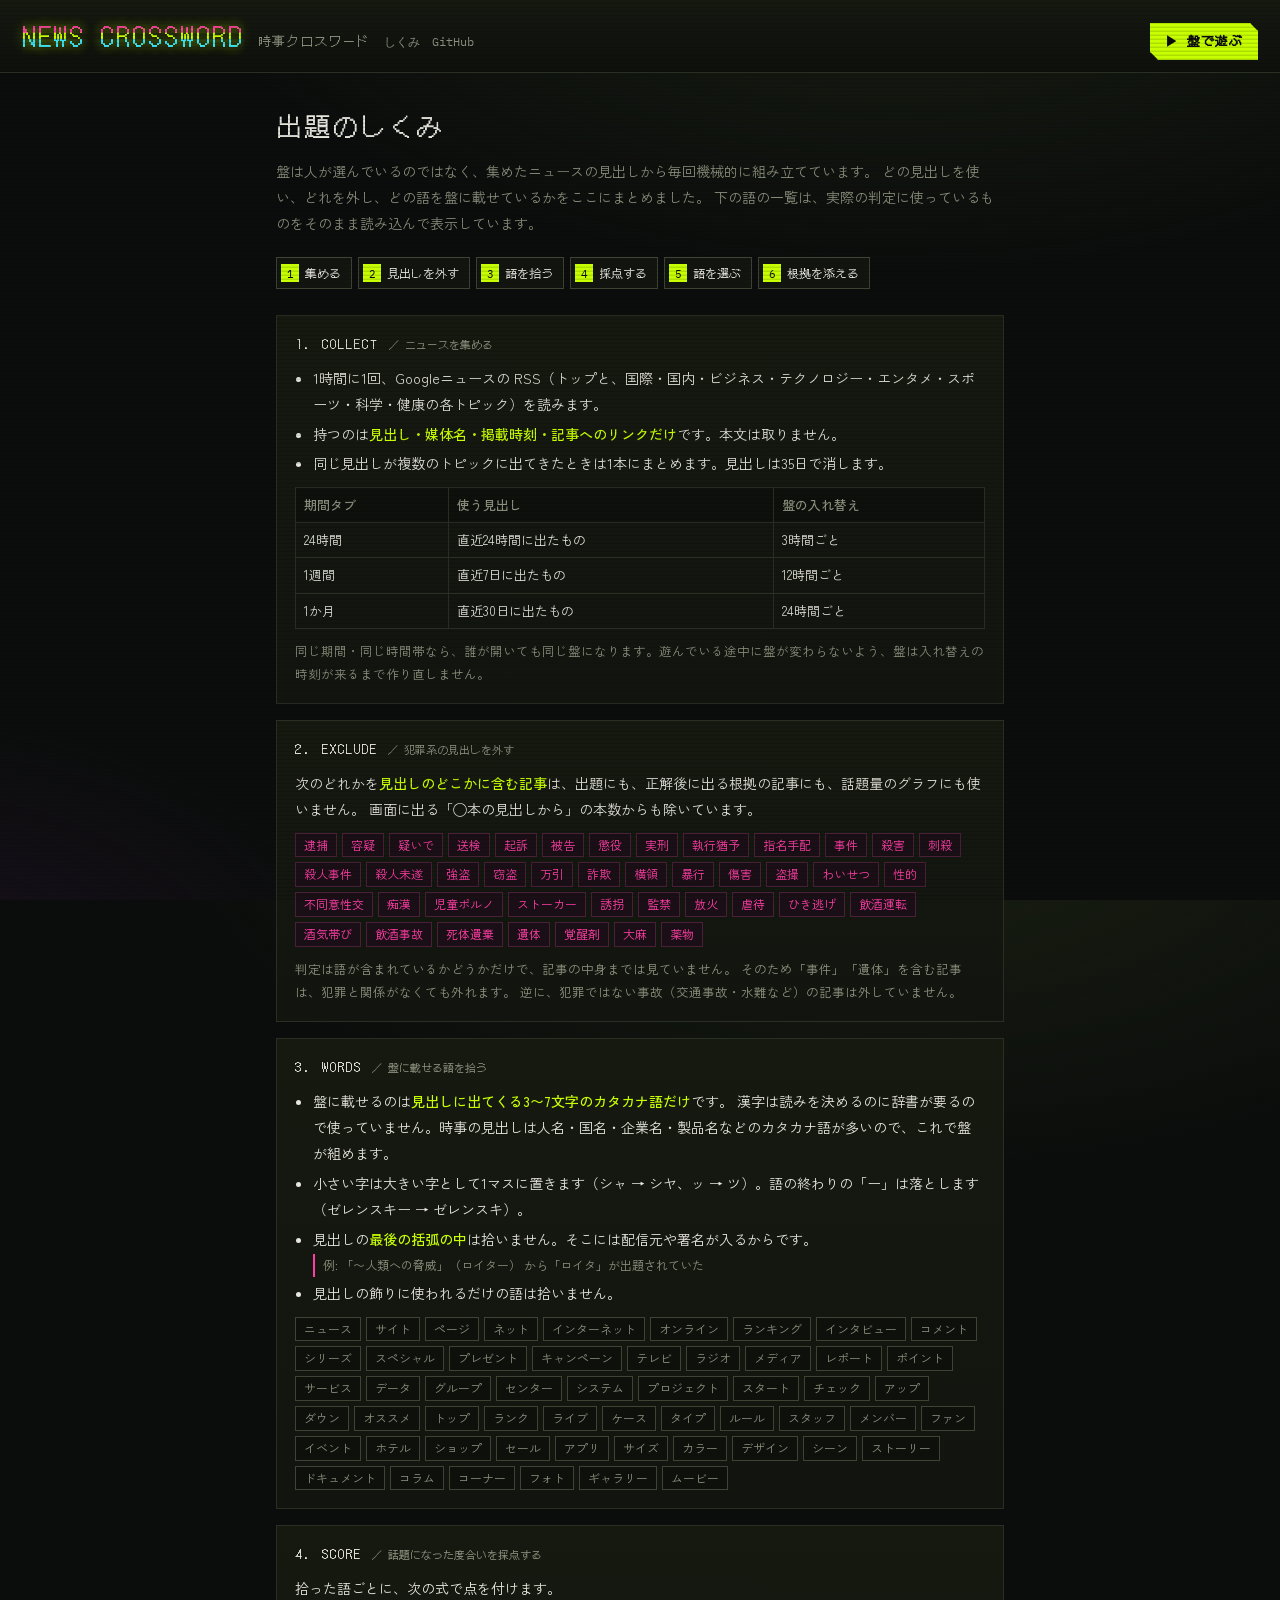
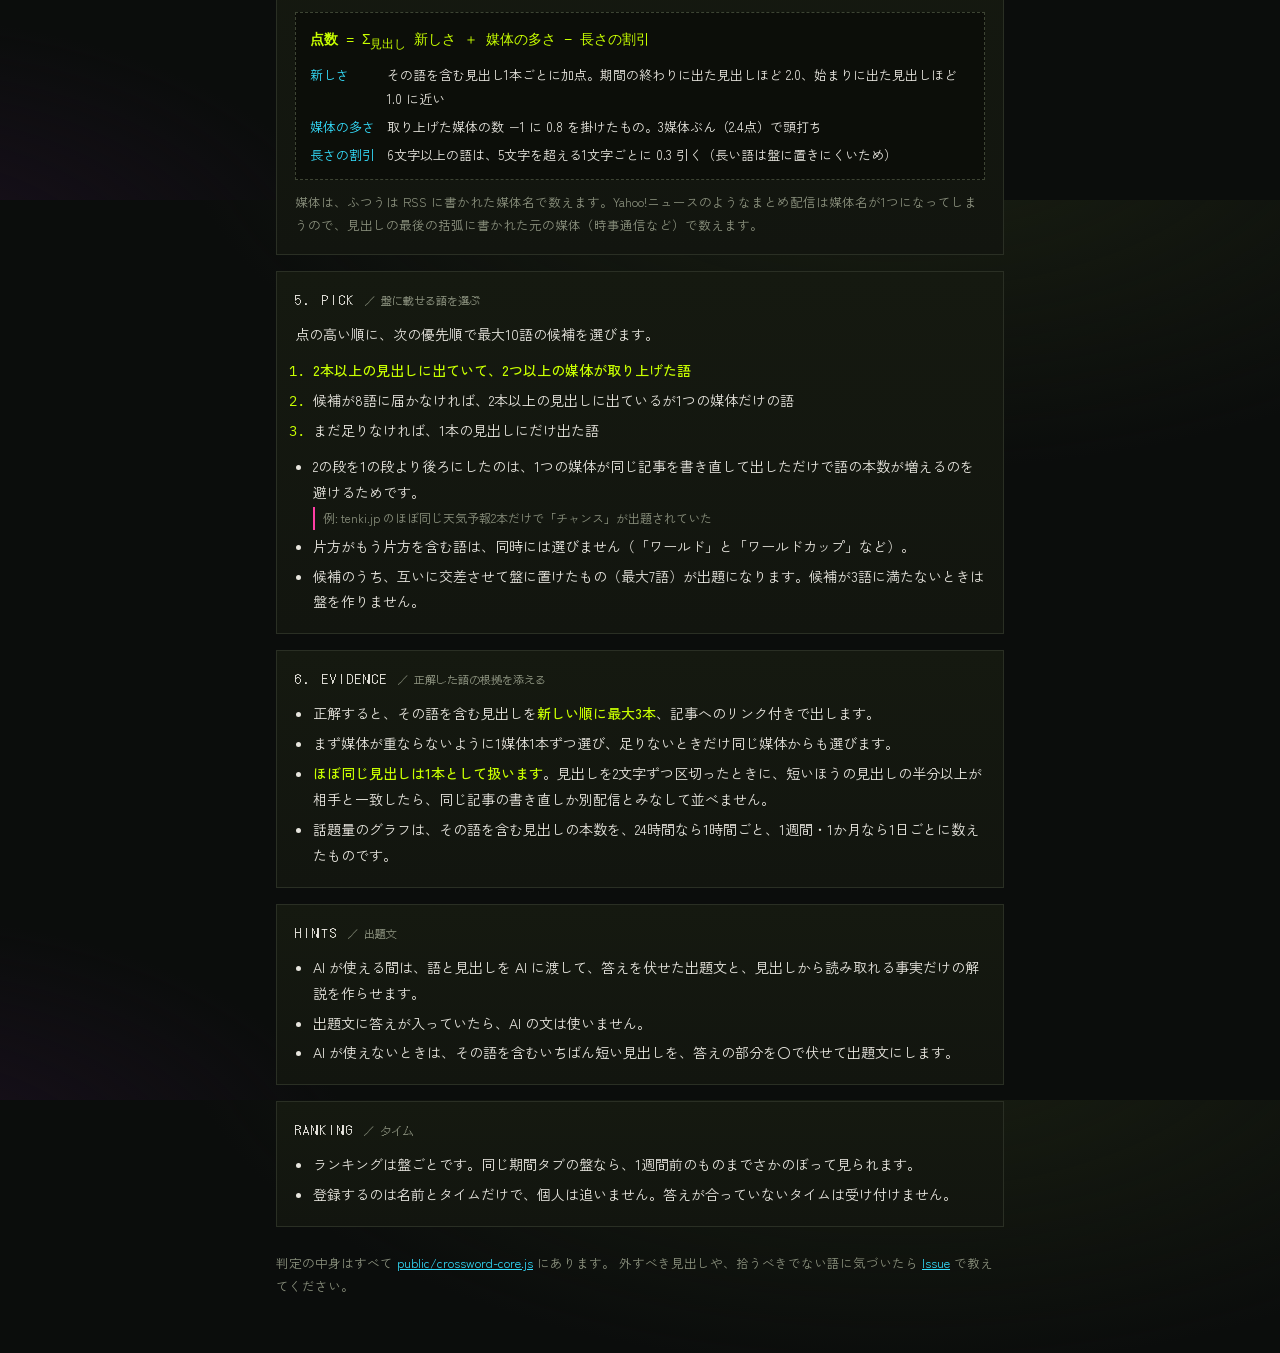
<file: public/about.html>
<!doctype html>
<html lang="ja">
<head>
<meta charset="utf-8" />
<meta name="viewport" content="width=device-width, initial-scale=1" />
<title>出題のしくみ | 時事クロスワード</title>
<meta name="description" content="時事クロスワードが、どのニュースを集め、どの見出しを外し、どの語を盤に載せているか。選び方とフィルタの中身をまとめています。" />
<meta property="og:title" content="出題のしくみ | 時事クロスワード" />
<meta property="og:description" content="どのニュースを集め、どの見出しを外し、どの語を盤に載せているか。" />
<meta property="og:type" content="article" />
<meta property="og:site_name" content="時事クロスワード" />
<meta property="og:url" content="/about.html" />
<meta property="og:image" content="/icon-512.png" />
<meta name="twitter:card" content="summary" />
<meta name="theme-color" content="#0b0d0c" />
<link rel="icon" href="data:image/svg+xml,<svg xmlns='http://www.w3.org/2000/svg' width='32' height='32' viewBox='0 0 32 32'><rect width='32' height='32' fill='%230b0d0c'/><rect x='4' y='4' width='11' height='11' fill='%23c8ff00'/><rect x='17' y='4' width='11' height='11' fill='%2335e0ff'/><rect x='4' y='17' width='11' height='11' fill='%23ff3ea5'/><rect x='17' y='17' width='11' height='11' fill='%23e8e6df'/></svg>" />
<link rel="apple-touch-icon" href="./icon-192.png" />
<link rel="preconnect" href="https://fonts.googleapis.com" />
<link rel="preconnect" href="https://fonts.gstatic.com" crossorigin />
<link href="https://fonts.googleapis.com/css2?family=DotGothic16&family=IBM+Plex+Mono:wght@400;600&family=Zen+Kaku+Gothic+New:wght@400;500;900&family=Zen+Maru+Gothic:wght@700;900&display=swap" rel="stylesheet" />
<link rel="stylesheet" href="./style.css" />
<link rel="stylesheet" href="./about.css" />
</head>
<body class="ab-body">
<div class="crt-overlay" aria-hidden="true"></div>

<header class="topbar">
  <a class="logo" href="./" data-text="NEWS CROSSWORD">NEWS CROSSWORD</a>
  <span class="logo-sub">時事クロスワード</span>
  <nav class="topbar-links">
    <a href="./about.html" aria-current="page">しくみ</a>
    <a href="https://github.com/Pregum/news-crossword" target="_blank" rel="noopener">GitHub</a>
  </nav>
  <div class="topbar-actions">
    <a class="btn btn-primary" href="./">▶ 盤で遊ぶ</a>
  </div>
</header>

<main class="ab-main">
  <h1 class="ab-title">出題のしくみ</h1>
  <p class="ab-lead">
    盤は人が選んでいるのではなく、集めたニュースの見出しから毎回機械的に組み立てています。
    どの見出しを使い、どれを外し、どの語を盤に載せているかをここにまとめました。
    下の語の一覧は、実際の判定に使っているものをそのまま読み込んで表示しています。
  </p>

  <ol class="ab-flow" aria-label="出題までの流れ">
    <li><span>1</span>集める</li>
    <li><span>2</span>見出しを外す</li>
    <li><span>3</span>語を拾う</li>
    <li><span>4</span>採点する</li>
    <li><span>5</span>語を選ぶ</li>
    <li><span>6</span>根拠を添える</li>
  </ol>

  <section class="ab-sec" id="collect">
    <h2 class="section-title">1. COLLECT <span class="jp">／ ニュースを集める</span></h2>
    <ul>
      <li>1時間に1回、Googleニュースの RSS（トップと、国際・国内・ビジネス・テクノロジー・エンタメ・スポーツ・科学・健康の各トピック）を読みます。</li>
      <li>持つのは<strong>見出し・媒体名・掲載時刻・記事へのリンクだけ</strong>です。本文は取りません。</li>
      <li>同じ見出しが複数のトピックに出てきたときは1本にまとめます。見出しは35日で消します。</li>
    </ul>
    <table class="ab-table">
      <thead><tr><th>期間タブ</th><th>使う見出し</th><th>盤の入れ替え</th></tr></thead>
      <tbody>
        <tr><td>24時間</td><td>直近24時間に出たもの</td><td>3時間ごと</td></tr>
        <tr><td>1週間</td><td>直近7日に出たもの</td><td>12時間ごと</td></tr>
        <tr><td>1か月</td><td>直近30日に出たもの</td><td>24時間ごと</td></tr>
      </tbody>
    </table>
    <p class="ab-note">同じ期間・同じ時間帯なら、誰が開いても同じ盤になります。遊んでいる途中に盤が変わらないよう、盤は入れ替えの時刻が来るまで作り直しません。</p>
  </section>

  <section class="ab-sec" id="exclude">
    <h2 class="section-title">2. EXCLUDE <span class="jp">／ 犯罪系の見出しを外す</span></h2>
    <p>
      次のどれかを<strong>見出しのどこかに含む記事</strong>は、出題にも、正解後に出る根拠の記事にも、話題量のグラフにも使いません。
      画面に出る「◯本の見出しから」の本数からも除いています。
    </p>
    <ul class="ab-chips" id="ab-crime" aria-label="外す見出しに含まれる語"></ul>
    <p class="ab-note">
      判定は語が含まれているかどうかだけで、記事の中身までは見ていません。
      そのため「事件」「遺体」を含む記事は、犯罪と関係がなくても外れます。
      逆に、犯罪ではない事故（交通事故・水難など）の記事は外していません。
    </p>
  </section>

  <section class="ab-sec" id="words">
    <h2 class="section-title">3. WORDS <span class="jp">／ 盤に載せる語を拾う</span></h2>
    <ul>
      <li>
        盤に載せるのは<strong>見出しに出てくる3〜7文字のカタカナ語だけ</strong>です。
        漢字は読みを決めるのに辞書が要るので使っていません。時事の見出しは人名・国名・企業名・製品名などのカタカナ語が多いので、これで盤が組めます。
      </li>
      <li>小さい字は大きい字として1マスに置きます（シャ → シヤ、ッ → ツ）。語の終わりの「ー」は落とします（ゼレンスキー → ゼレンスキ）。</li>
      <li>
        見出しの<strong>最後の括弧の中</strong>は拾いません。そこには配信元や署名が入るからです。
        <span class="ab-eg">例: 「〜人類への脅威」（ロイター） から「ロイタ」が出題されていた</span>
      </li>
      <li>見出しの飾りに使われるだけの語は拾いません。</li>
    </ul>
    <ul class="ab-chips ab-chips-dim" id="ab-stop" aria-label="拾わない語"></ul>
  </section>

  <section class="ab-sec" id="score">
    <h2 class="section-title">4. SCORE <span class="jp">／ 話題になった度合いを採点する</span></h2>
    <p>拾った語ごとに、次の式で点を付けます。</p>
    <div class="ab-formula">
      <p><b>点数</b> = Σ<sub>見出し</sub> 新しさ ＋ 媒体の多さ − 長さの割引</p>
      <dl>
        <dt>新しさ</dt><dd>その語を含む見出し1本ごとに加点。期間の終わりに出た見出しほど 2.0、始まりに出た見出しほど 1.0 に近い</dd>
        <dt>媒体の多さ</dt><dd>取り上げた媒体の数 −1 に 0.8 を掛けたもの。3媒体ぶん（2.4点）で頭打ち</dd>
        <dt>長さの割引</dt><dd>6文字以上の語は、5文字を超える1文字ごとに 0.3 引く（長い語は盤に置きにくいため）</dd>
      </dl>
    </div>
    <p class="ab-note">
      媒体は、ふつうは RSS に書かれた媒体名で数えます。Yahoo!ニュースのようなまとめ配信は媒体名が1つになってしまうので、見出しの最後の括弧に書かれた元の媒体（時事通信など）で数えます。
    </p>
  </section>

  <section class="ab-sec" id="pick">
    <h2 class="section-title">5. PICK <span class="jp">／ 盤に載せる語を選ぶ</span></h2>
    <p>点の高い順に、次の優先順で最大10語の候補を選びます。</p>
    <ol class="ab-steps">
      <li><strong>2本以上の見出しに出ていて、2つ以上の媒体が取り上げた語</strong></li>
      <li>候補が8語に届かなければ、2本以上の見出しに出ているが1つの媒体だけの語</li>
      <li>まだ足りなければ、1本の見出しにだけ出た語</li>
    </ol>
    <ul>
      <li>
        2の段を1の段より後ろにしたのは、1つの媒体が同じ記事を書き直して出しただけで語の本数が増えるのを避けるためです。
        <span class="ab-eg">例: tenki.jp のほぼ同じ天気予報2本だけで「チャンス」が出題されていた</span>
      </li>
      <li>片方がもう片方を含む語は、同時には選びません（「ワールド」と「ワールドカップ」など）。</li>
      <li>候補のうち、互いに交差させて盤に置けたもの（最大7語）が出題になります。候補が3語に満たないときは盤を作りません。</li>
    </ul>
  </section>

  <section class="ab-sec" id="evidence">
    <h2 class="section-title">6. EVIDENCE <span class="jp">／ 正解した語の根拠を添える</span></h2>
    <ul>
      <li>正解すると、その語を含む見出しを<strong>新しい順に最大3本</strong>、記事へのリンク付きで出します。</li>
      <li>まず媒体が重ならないように1媒体1本ずつ選び、足りないときだけ同じ媒体からも選びます。</li>
      <li>
        <strong>ほぼ同じ見出しは1本として扱います</strong>。見出しを2文字ずつ区切ったときに、短いほうの見出しの半分以上が相手と一致したら、同じ記事の書き直しか別配信とみなして並べません。
      </li>
      <li>話題量のグラフは、その語を含む見出しの本数を、24時間なら1時間ごと、1週間・1か月なら1日ごとに数えたものです。</li>
    </ul>
  </section>

  <section class="ab-sec" id="hint">
    <h2 class="section-title">HINTS <span class="jp">／ 出題文</span></h2>
    <ul>
      <li>AI が使える間は、語と見出しを AI に渡して、答えを伏せた出題文と、見出しから読み取れる事実だけの解説を作らせます。</li>
      <li>出題文に答えが入っていたら、AI の文は使いません。</li>
      <li>AI が使えないときは、その語を含むいちばん短い見出しを、答えの部分を〇で伏せて出題文にします。</li>
    </ul>
  </section>

  <section class="ab-sec" id="ranking">
    <h2 class="section-title">RANKING <span class="jp">／ タイム</span></h2>
    <ul>
      <li>ランキングは盤ごとです。同じ期間タブの盤なら、1週間前のものまでさかのぼって見られます。</li>
      <li>登録するのは名前とタイムだけで、個人は追いません。答えが合っていないタイムは受け付けません。</li>
    </ul>
  </section>

  <p class="ab-foot">
    判定の中身はすべて <a href="https://github.com/Pregum/news-crossword/blob/main/public/crossword-core.js" target="_blank" rel="noopener">public/crossword-core.js</a> にあります。
    外すべき見出しや、拾うべきでない語に気づいたら <a href="https://github.com/Pregum/news-crossword/issues" target="_blank" rel="noopener">Issue</a> で教えてください。
  </p>
</main>

<script type="module" src="./about.js"></script>
</body>
</html>
</file>
<file: public/style.css>
/* 土台の配色・ヘッダ・ボタン。
 * NOIZ LAB（https://github.com/Pregum/image_effector）のCRT調の見た目を、
 * このページが使う分だけ持ってきている。盤面そのものは crossword.css。 */

:root {
  --bg: #0b0d0c;
  --bg2: #10130f;
  --panel: #12150f;
  --line: #2a2f24;
  --line-hi: #3d4433;
  --ink: #e8e6df;
  --ink-dim: #8b917e;
  --acid: #c8ff00;
  --magenta: #ff3ea5;
  --cyan: #35e0ff;
  --font-dot: "DotGothic16", monospace;
  --font-mono: "IBM Plex Mono", monospace;
  --font-body: "Zen Kaku Gothic New", sans-serif;
}

* { box-sizing: border-box; margin: 0; padding: 0; }

html, body { height: 100%; }

body {
  background:
    radial-gradient(1200px 600px at 70% -10%, #1a2012 0%, transparent 60%),
    radial-gradient(900px 500px at -10% 110%, #1b1020 0%, transparent 55%),
    var(--bg);
  color: var(--ink);
  font-family: var(--font-body);
  font-size: 13px;
  line-height: 1.6;
  overflow-x: hidden;
}

.crt-overlay {
  position: fixed; inset: 0; z-index: 999; pointer-events: none;
  background: repeating-linear-gradient(
    to bottom,
    transparent 0, transparent 2px,
    rgba(0, 0, 0, 0.13) 3px, rgba(0, 0, 0, 0.13) 4px
  );
  mix-blend-mode: multiply;
}

/* ---- header ---- */
.topbar {
  display: flex; align-items: baseline; gap: 14px;
  padding: 14px 22px 12px;
  border-bottom: 1px solid var(--line);
  background: linear-gradient(to bottom, #151910, #0e100c);
  position: sticky; top: 0; z-index: 20;
}

.logo {
  font-family: var(--font-dot);
  font-size: 26px;
  font-weight: 400;
  letter-spacing: 2px;
  color: var(--acid);
  white-space: nowrap;
  position: relative;
  text-shadow: 0 0 12px rgba(200, 255, 0, 0.45);
  text-decoration: none;
  user-select: none;
}

.logo::before, .logo::after {
  content: attr(data-text);
  position: absolute; inset: 0;
  overflow: hidden;
}

.logo::before {
  color: var(--magenta);
  animation: glitch-a 3.1s infinite steps(1);
  clip-path: inset(0 0 55% 0);
}

.logo::after {
  color: var(--cyan);
  animation: glitch-b 2.7s infinite steps(1);
  clip-path: inset(60% 0 0 0);
}

@keyframes glitch-a {
  0%, 91%, 100% { transform: none; opacity: 0; }
  92% { transform: translate(-3px, 1px); opacity: 0.9; }
  94% { transform: translate(2px, -1px); opacity: 0.9; }
  96% { transform: none; opacity: 0; }
}

@keyframes glitch-b {
  0%, 87%, 100% { transform: none; opacity: 0; }
  88% { transform: translate(3px, 0); opacity: 0.9; }
  90% { transform: translate(-2px, 1px); opacity: 0.9; }
  93% { transform: none; opacity: 0; }
}

.logo-sub {
  font-family: var(--font-dot);
  color: var(--ink-dim);
  font-size: 13px;
  letter-spacing: 1px;
}

.topbar-links { display: flex; gap: 12px; align-items: baseline; }
.topbar-links a {
  font-family: var(--font-mono);
  font-size: 11.5px;
  color: var(--ink-dim);
  text-decoration: none;
  border-bottom: 1px solid transparent;
  white-space: nowrap;
}

.topbar-links a:hover { color: var(--acid); border-bottom-color: var(--acid); }

.topbar-actions { margin-left: auto; display: flex; gap: 8px; flex-wrap: wrap; justify-content: flex-end; }

/* ---- buttons ---- */
.btn {
  font-family: var(--font-dot);
  font-size: 13px;
  letter-spacing: 1px;
  color: var(--ink);
  background: #1a1e15;
  border: 1px solid var(--line-hi);
  padding: 7px 14px;
  cursor: pointer;
  white-space: nowrap;
  clip-path: polygon(0 0, calc(100% - 8px) 0, 100% 8px, 100% 100%, 8px 100%, 0 calc(100% - 8px));
  transition: background 0.12s, color 0.12s, box-shadow 0.12s;
}

.btn:hover { background: #242a1b; box-shadow: 0 0 10px rgba(200, 255, 0, 0.15); }
.btn:active { transform: translateY(1px); }
.btn-primary { background: var(--acid); color: #0b0d0c; border-color: var(--acid); font-weight: 600; }
.btn-primary:hover { background: #d9ff3d; box-shadow: 0 0 16px rgba(200, 255, 0, 0.4); }
.btn-primary:disabled { opacity: 0.5; cursor: wait; }
.btn-alt { color: var(--magenta); border-color: #4a2038; }
.btn-alt:hover { background: #251320; box-shadow: 0 0 10px rgba(255, 62, 165, 0.25); }
/* 使い切ったヒントなど。ホバーしても反応しない */
.btn:disabled, .btn:disabled:hover { opacity: 0.4; cursor: not-allowed; background: #1a1e15; box-shadow: none; }

/* ---- section heading ---- */
.section-title {
  font-family: var(--font-dot);
  font-size: 13px;
  font-weight: 400;
  letter-spacing: 2px;
  color: var(--ink);
  margin-bottom: 10px;
}

.section-title .jp { color: var(--ink-dim); font-size: 11px; letter-spacing: 0; }

/* ---- 狭い画面 ---- */
@media (max-width: 860px) {
  .topbar { flex-wrap: wrap; padding: 10px 12px; gap: 8px; }
  .logo { font-size: 20px; }
  .logo-sub { display: none; }
  .topbar-actions { width: 100%; margin-left: 0; gap: 6px; }
}

/* ---- 指で触る端末 ---- */
@media (pointer: coarse) {
  .btn { min-height: 44px; padding-top: 10px; padding-bottom: 10px; }
  /* リンクは文字だけだと指で狙えないので、上下に余白を持たせる */
  .topbar-links { align-items: center; }
  .topbar-links a { padding: 12px 4px; }
}
</file>
<file: public/about.css>
/* 出題のしくみのページ。土台の配色とヘッダは style.css を使う */

.ab-main {
  max-width: 760px;
  margin: 0 auto;
  padding: 28px 16px 56px;
  font-family: var(--font-body);
  font-size: 14px;
  line-height: 1.85;
}
.ab-main a { color: var(--cyan); }
.ab-main strong { color: var(--acid); font-weight: 500; }

.ab-title {
  font-family: var(--font-dot);
  font-weight: 400;
  font-size: 26px;
  letter-spacing: 2px;
  color: var(--ink);
  margin-bottom: 10px;
}
.ab-lead { color: var(--ink-dim); margin-bottom: 20px; }

/* 流れの見取り図 */
.ab-flow {
  list-style: none;
  display: flex;
  flex-wrap: wrap;
  gap: 6px;
  margin-bottom: 26px;
  font-family: var(--font-dot);
  font-size: 12px;
}
.ab-flow li {
  display: flex;
  align-items: center;
  gap: 6px;
  border: 1px solid var(--line-hi);
  background: #12150f;
  padding: 4px 10px 4px 4px;
}
.ab-flow span {
  display: inline-grid;
  place-items: center;
  width: 18px;
  height: 18px;
  background: var(--acid);
  color: #0b0d0c;
  font-family: var(--font-mono);
  font-size: 11px;
}

.ab-sec {
  border: 1px solid var(--line);
  background: linear-gradient(to bottom, #151910, var(--panel));
  padding: 16px 18px 18px;
  margin-bottom: 16px;
}
.ab-sec > p, .ab-sec > ul, .ab-sec > ol, .ab-sec > table, .ab-sec > div { margin-bottom: 10px; }
.ab-sec > :last-child { margin-bottom: 0; }
.ab-sec ul, .ab-sec ol { padding-left: 1.3em; }
.ab-sec li + li { margin-top: 4px; }

.ab-note { font-size: 12.5px; color: var(--ink-dim); }
.ab-eg {
  display: block;
  font-size: 12px;
  color: var(--ink-dim);
  border-left: 2px solid var(--magenta);
  padding-left: 8px;
  margin-top: 2px;
}

.ab-steps li::marker { color: var(--acid); font-family: var(--font-mono); }

.ab-table { width: 100%; border-collapse: collapse; font-size: 13px; }
.ab-table th, .ab-table td { border: 1px solid var(--line); padding: 5px 8px; text-align: left; }
.ab-table th { font-weight: 500; color: var(--ink-dim); background: #0e100c; }

.ab-formula {
  border: 1px dashed var(--line-hi);
  background: #0c0e09;
  padding: 12px 14px;
}
.ab-formula > p { font-family: var(--font-mono); color: var(--acid); margin-bottom: 8px; }
.ab-formula b { font-weight: 600; }
.ab-formula dl { display: grid; grid-template-columns: max-content 1fr; gap: 4px 12px; font-size: 13px; }
.ab-formula dt { color: var(--cyan); }

/* 語の一覧（crossword-core.js から読み込んで並べる） */
.ab-chips { list-style: none; display: flex; flex-wrap: wrap; gap: 5px; padding-left: 0 !important; }
.ab-chips li {
  margin: 0 !important;
  font-size: 12px;
  line-height: 1.4;
  padding: 3px 8px;
  border: 1px solid #4a2038;
  color: var(--magenta);
  background: #1a0f16;
}
.ab-chips-dim li { border-color: var(--line-hi); color: var(--ink-dim); background: #0e100c; }

.ab-foot { font-size: 12.5px; color: var(--ink-dim); margin-top: 24px; }

@media (max-width: 600px) {
  .ab-main { padding: 20px 16px 40px; font-size: 13.5px; }
  .ab-sec { padding: 14px 14px 16px; }
  .ab-formula dl { grid-template-columns: 1fr; }
  .ab-formula dd { margin-bottom: 6px; }
}

.topbar-actions a.btn { text-decoration: none; display: inline-block; }
</file>
